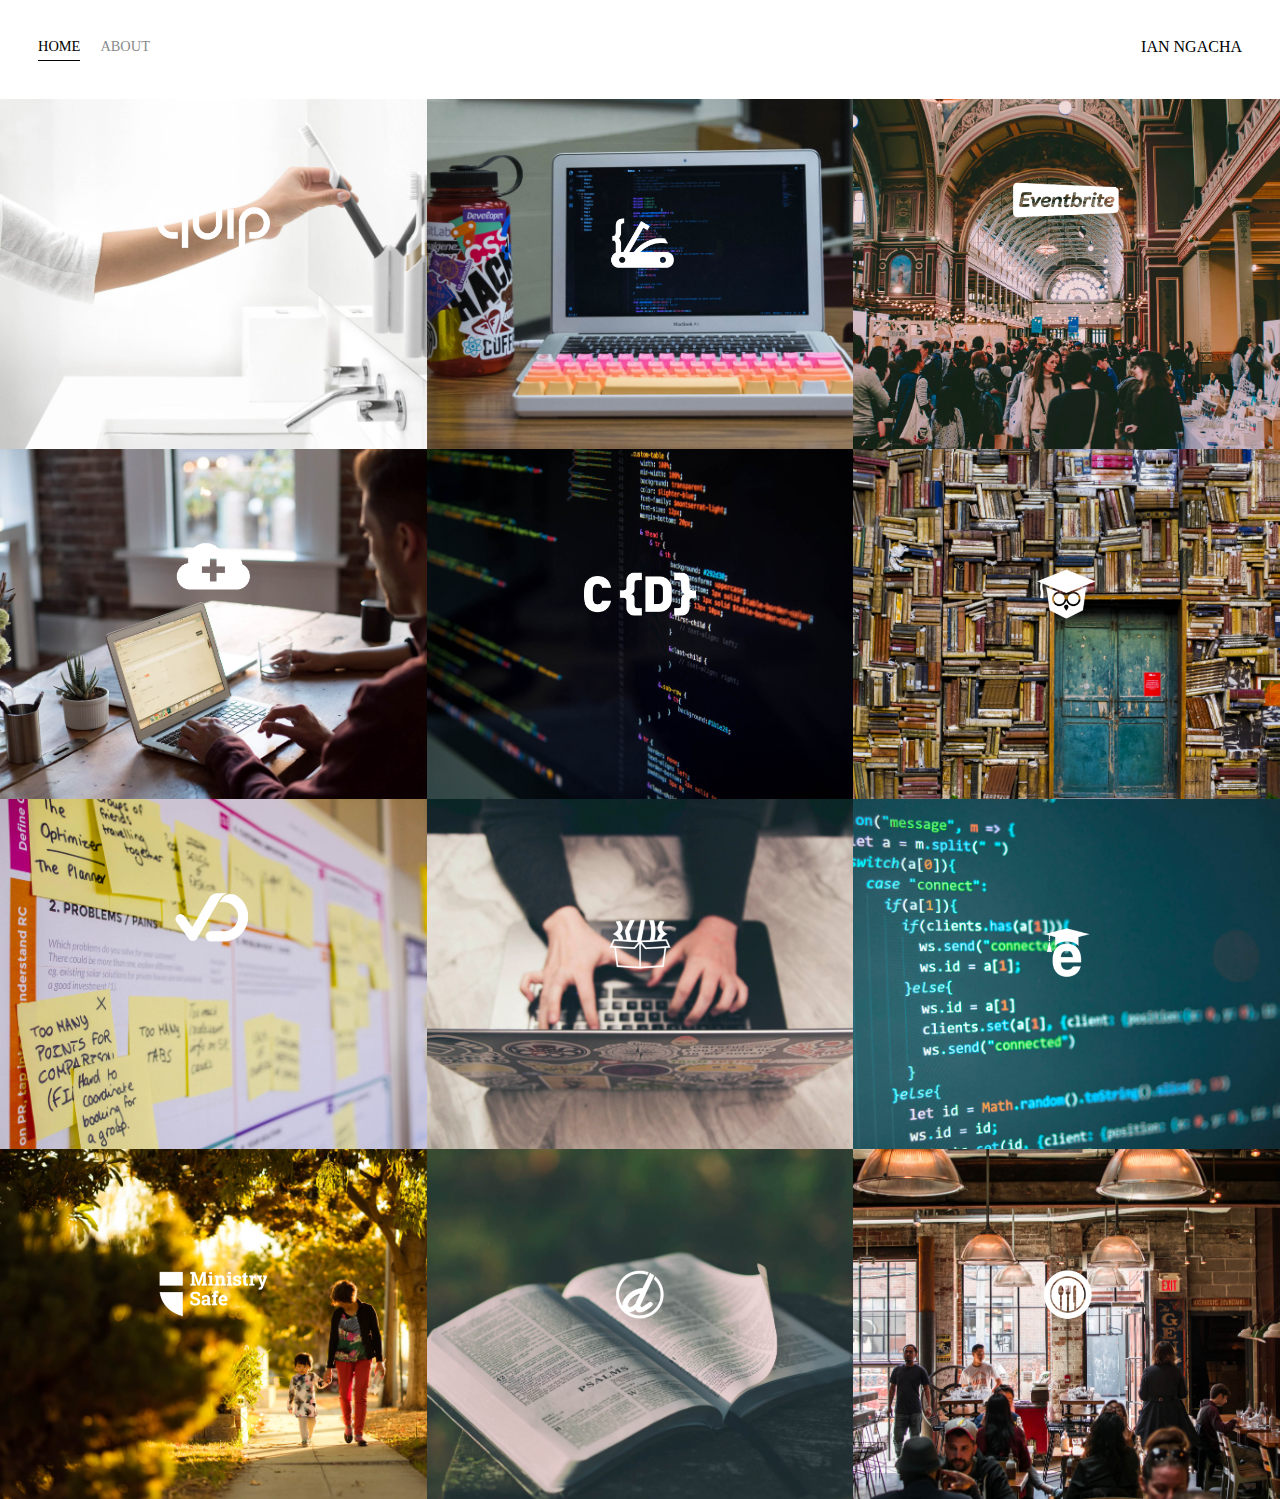
<file: index.html>
<!DOCTYPE html>
<html lang="en">

<head>
    <meta charset="UTF-8">
    <meta http-equiv="X-UA-Compatible" content="IE=edge">
    <meta name="viewport" content="width=device-width, initial-scale=1.0">
    <title>Home</title>
    <link rel="stylesheet" href="style.css">
</head>

<body>
    <div class="container">
        <div class="nav-wrapper">
            <div class="left-side">
                <div class="nav-link-wrapper active-nav-link">
                    <a href="index.html">Home</a>

                </div>
                <div class="nav-link-wrapper">
                    <a href="about.html">About</a>
                </div>
            </div>
            <div class="right-side">
                <div class="brand">
                    <div>IAN NGACHA</div>
                </div>
            </div>
        </div>
        <div class="content-wrapper">
            <div class="portfolio-items-wrapper">

                <div class="portfolio-item-wrapper">
                    <div class="portfolio-img-background" style="background-image:url(images/portfolio1.jpg)"></div>

                    <div class="img-text-wrapper">
                        <div class="logo-wrapper">
                            <img src="images/logos/quip.png" alt="">
                        </div>

                        <div class="subtitle">I built the Quip Ecommerce platform, named a Top 25 Invention by Time
                            Magazine in 2016.</div>
                    </div>
                </div>

                <div class="portfolio-item-wrapper">
                    <div class="portfolio-img-background" style="background-image:url(images/portfolio2.jpg)"></div>
                    <div class="img-text-wrapper">
                        <div class="logo-wrapper">
                            <img src="images/logos/devcamp.png" alt="">
                        </div>

                        <div class="subtitle">Coding bootcamp and learning management system.</div>
                    </div>
                </div>

                <div class="portfolio-item-wrapper">
                    <div class="portfolio-img-background" style="background-image:url(images/portfolio3.jpg)"></div>
                    <div class="img-text-wrapper">
                        <div class="logo-wrapper">
                            <img src="images/logos/eventbrite.png" alt="">
                        </div>

                        <div class="subtitle">Eventbrite is the leading event management platform on the web with
                            millions of individuals utilizing their applications
                            to find, register or, and management events in numerous industries.</div>
                    </div>
                </div>

                <div class="portfolio-item-wrapper">
                    <div class="portfolio-img-background" style="background-image:url(images/portfolio4.jpg)"></div>
                    <div class="img-text-wrapper">
                        <div class="logo-wrapper">
                            <img src="images/logos/shop-hacker.png" alt="">
                        </div>

                        <div class="subtitle">Shop Hacker allows you to easily import digital products such as elearning
                            courses, software, and games directly
                            into your ecommerce store.</div>
                    </div>
                </div>

                <div class="portfolio-item-wrapper">
                    <div class="portfolio-img-background" style="background-image:url(images/portfolio5.jpg)"></div>
                    <div class="img-text-wrapper">
                        <div class="logo-wrapper">
                            <img src="images/logos/crondose.png" alt="">
                        </div>

                        <div class="subtitle">Online tutorials and productivity tips.</div>
                    </div>
                </div>

                <div class="portfolio-item-wrapper">
                    <div class="portfolio-img-background" style="background-image:url(images/portfolio6.jpg)"></div>
                    <div class="img-text-wrapper">
                        <div class="logo-wrapper">
                            <img src="images/logos/dailysmarty.png" alt="">
                        </div>

                        <div class="subtitle">Keep track of what you learn every day.</div>
                    </div>
                </div>

                <div class="portfolio-item-wrapper">
                    <div class="portfolio-img-background" style="background-image:url(images/portfolio7.jpg)"></div>
                    <div class="img-text-wrapper">
                        <div class="logo-wrapper">
                            <img src="images/logos/dashtrack.png" alt="">
                        </div>

                        <div class="subtitle">What you track improves. DashTrack is a journal that makes it easy to
                            track your daily tasks and make the most
                            of your time each day.</div>
                    </div>
                </div>

                <div class="portfolio-item-wrapper">
                    <div class="portfolio-img-background" style="background-image:url(images/portfolio8.jpg)"></div>
                    <div class="img-text-wrapper">
                        <div class="logo-wrapper">
                            <img src="images/logos/devtrunk.png" alt="">
                        </div>

                        <div class="subtitle">Online shop for developer happiness.</div>
                    </div>
                </div>

                <div class="portfolio-item-wrapper">
                    <div class="portfolio-img-background" style="background-image:url(images/portfolio9.jpg)"></div>
                    <div class="img-text-wrapper">
                        <div class="logo-wrapper">
                            <img src="images/logos/edutechional.png" alt="">
                        </div>

                        <div class="subtitle">Online technology tutorials.</div>
                    </div>
                </div>

                <div class="portfolio-item-wrapper">
                    <div class="portfolio-img-background" style="background-image:url(images/portfolio10.jpg)"></div>
                    <div class="img-text-wrapper">
                        <div class="logo-wrapper">
                            <img src="images/logos/ministry-safe.png" alt="">
                        </div>

                        <div class="subtitle">A complete child safety system for organizations.</div>
                    </div>
                </div>

                <div class="portfolio-item-wrapper">
                    <div class="portfolio-img-background" style="background-image:url(images/portfolio11.jpg)"></div>
                    <div class="img-text-wrapper">
                        <div class="logo-wrapper">
                            <img src="images/logos/open-devos.png" alt="">
                        </div>

                        <div class="subtitle">Publish and share daily devotionals.</div>
                    </div>
                </div>

                <div class="portfolio-item-wrapper">
                    <div class="portfolio-img-background" style="background-image:url(images/portfolio12.jpg)"></div>
                    <div class="img-text-wrapper">
                        <div class="logo-wrapper">
                            <img src="images/logos/toastability.png" alt="">
                        </div>

                        <div class="subtitle">Easy way to manage the digital life of your bar or restaurant.</div>
                    </div>
                </div>

            </div>
        </div>
        <script>
            const portfolioItems = document.querySelectorAll('.portfolio-item-wrapper');

            portfolioItems.forEach(portfolioItem => {
                portfolioItem.addEventListener('mouseover', () => {
                    console.log(portfolioItem.childNodes[1].classList)
                    portfolioItem.childNodes[1].classList.add('img-darken');
                });

                portfolioItem.addEventListener('mouseout', () => {
                    console.log(portfolioItem.childNodes[1].classList)
                    portfolioItem.childNodes[1].classList.remove('img-darken');
                });
            });

        </script>

</body>

</html>
</file>
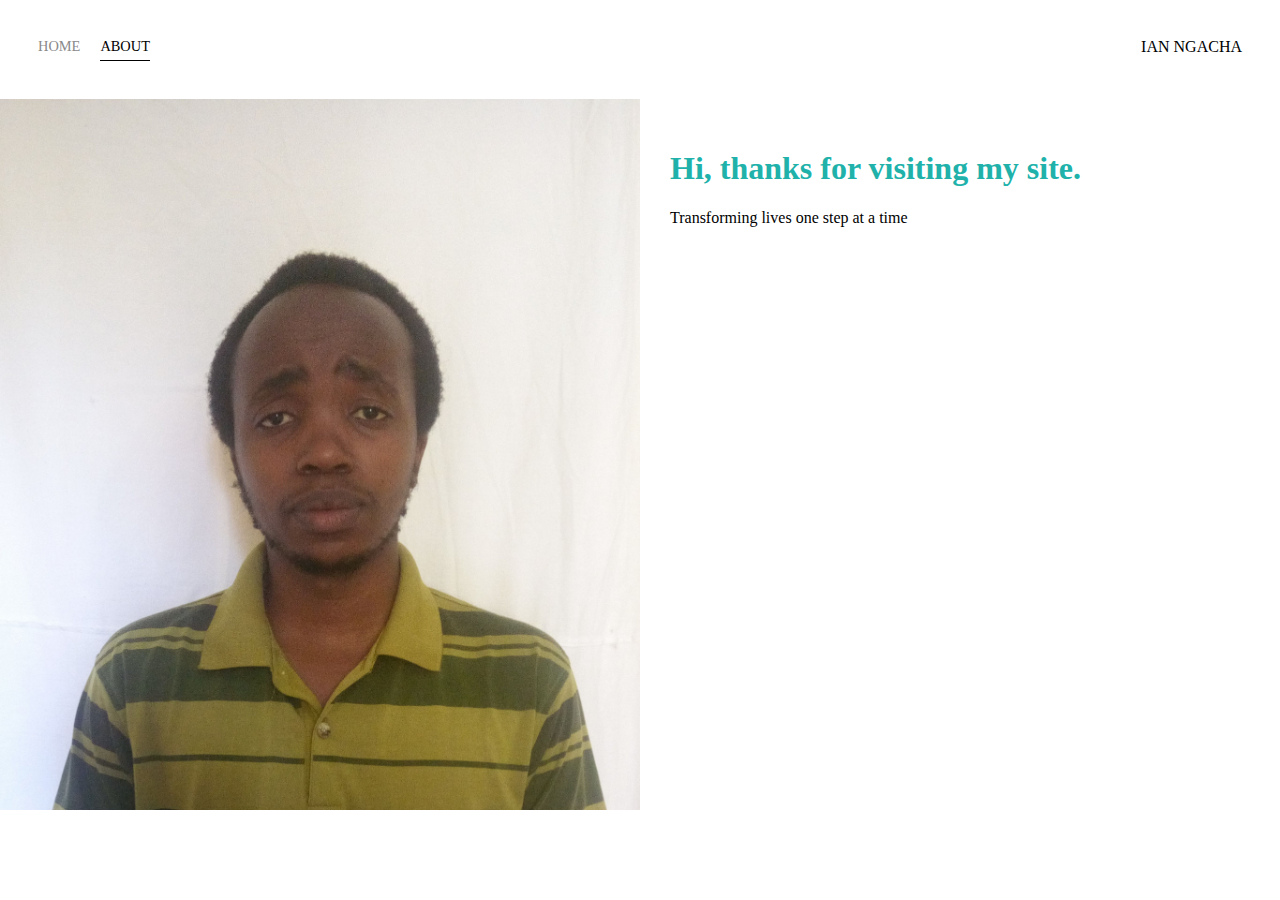
<file: about.html>
<!DOCTYPE html>
<html lang="en">

<head>
    <meta charset="UTF-8">
    <meta http-equiv="X-UA-Compatible" content="IE=edge">
    <meta name="viewport" content="width=device-width, initial-scale=1.0">
    <title>About</title>
    <link rel="stylesheet" href="style.css">
</head>

<body>
    <div class="container">
        <div class="nav-wrapper">
            <div class="left-side">
                <div class="nav-link-wrapper">
                    <a href="index.html">Home</a>

                </div>
                <div class="nav-link-wrapper active-nav-link">
                    <a href="about.html">About</a>
                </div>
            </div>
            <div class="right-side">
                <div class="brand">
                    <div>IAN NGACHA</div>
                </div>
            </div>
        </div>
        <div class="content-wrapper">
            <div class="two-column-wrapper">
              <div class="profile-image-wrapper">
                <img src="images/profile.jpg" alt="">
              </div>
      
              <div class="profile-content-wrapper">
                <h1>Hi, thanks for visiting my site.</h1>
                <p>Transforming lives one step at a time</p>
      
               
              </div>
            </div>
          </div>
       
</body>

</html>
</file>
<file: style.css>
body {
    margin: 0px;
}

.container {
    display: grid;
    grid-template-columns: 1fr;
}

.nav-wrapper {
    display: flex;
    justify-content: space-between;
    padding: 38px;
}

.left-side {
    display: flex;
}

.nav-wrapper > .left-side > div {
    margin-right: 20px;
    font-size: 0.9em;
    text-transform: uppercase;
}

.nav-link-wrapper {
    height: 22px;
    border-bottom: 1px solid transparent;
    transition: border-bottom 0.5s;
}

.nav-link-wrapper a {
    color: #8a8a8a;
    text-decoration: none;
    transition: color 0.5s;
}

.nav-link-wrapper:hover {
    border-bottom: 1px solid black;
}

.nav-link-wrapper a:hover {
    color: black;
}

.active-nav-link{
    border-bottom: 1px solid black;
}

.active-nav-link a {
    color: black !important;
}

.portfolio-items-wrapper {
    display: grid;
    grid-template-columns: 1fr 1fr 1fr;
}

.portfolio-item-wrapper {
    position: relative;
}

.portfolio-img-background {
    height: 350px;
    width: 100%;
    background-size: cover;
    background-position: center;
    background-repeat: no-repeat;
}

.img-text-wrapper {
    position: absolute;
    top: 0;
    display: flex;
    flex-direction: column;
    justify-content: center;
    align-items: center;
    height: 100%;
    text-align: center;
    padding-left: 100px;
    padding-right: 100px;
}

.logo-wrapper img {
    width: 50%;
    margin-bottom: 20px;
}

.img-text-wrapper .subtitle {
    transition: 1s;
    font-weight: 600;
    color: transparent;
}

.img-text-wrapper:hover .subtitle {
    font-weight: 600;
    color: lightseagreen;
}

.img-darken {
    transition: 1s;
    filter: brightness(10%);
}

.two-column-wrapper {
    display: grid;
    grid-template-columns: 1fr 1fr;
}

.profile-image-wrapper img {
    width: 100%;
}

.profile-content-wrapper {
    padding: 30px;
}

.profile-content-wrapper h1 {
    color: lightseagreen;
}
</file>
